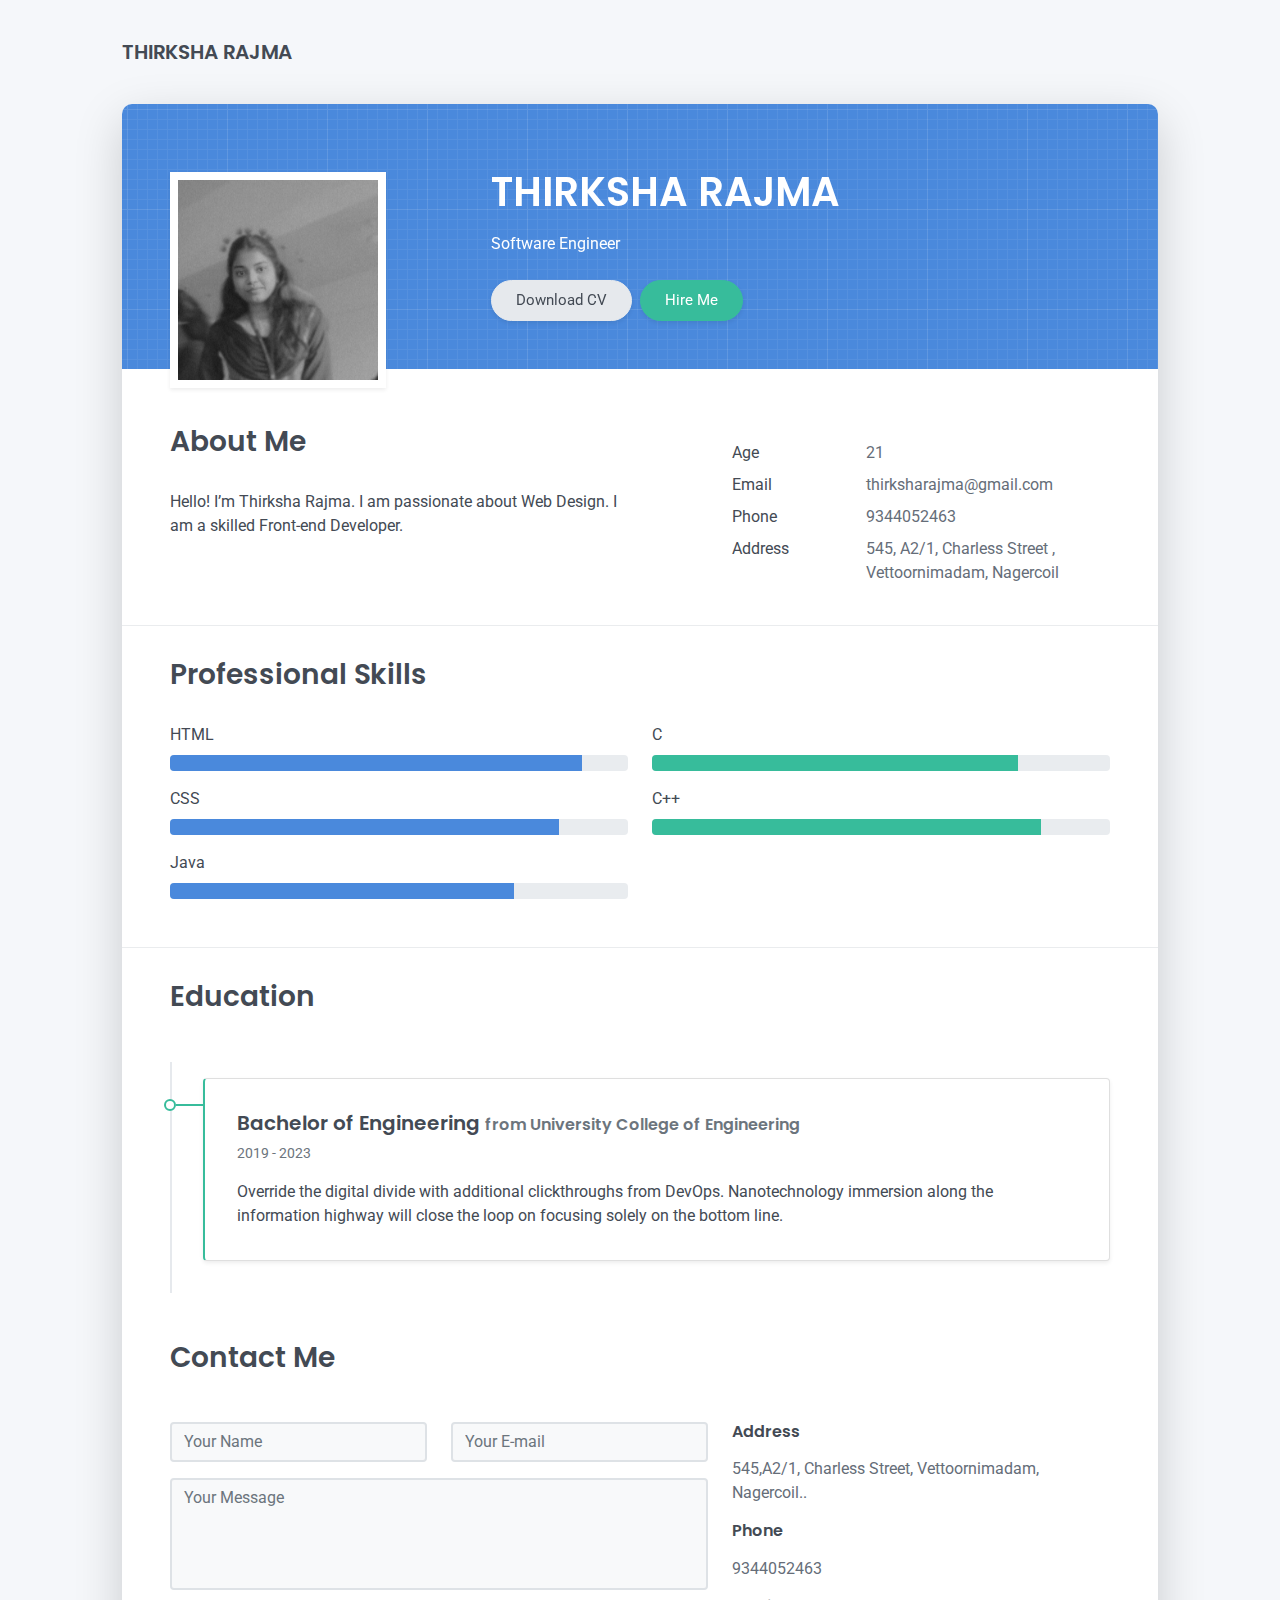
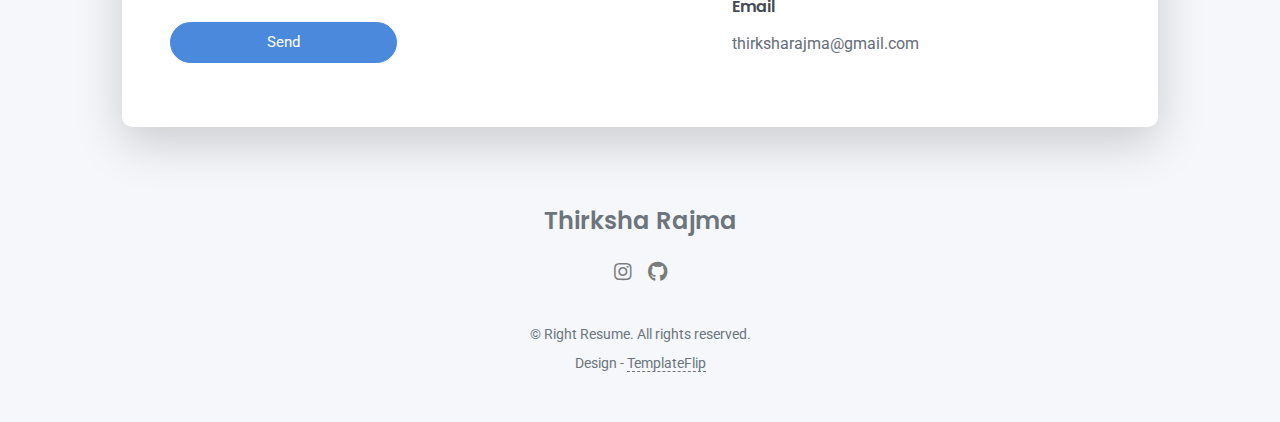
<file: ASSIGNMENTS/Team Member-1/Thirksha Rajma B.V/Assignment-1/index.html>
<!DOCTYPE html>
<html lang="en-US">
  <head>
    <meta charset="UTF-8">
    <meta http-equiv="X-UA-Compatible" content="IE=edge">
    <meta name="viewport" content="width=device-width, initial-scale=1">
    <title>Right Resume</title>
    <link rel="preconnect" href="https://fonts.gstatic.com" crossorigin="crossorigin"/>
    <link rel="preload" as="style" href="https://fonts.googleapis.com/css2?family=Poppins:wght@600&amp;family=Roboto:wght@300;400;500;700&amp;display=swap"/>
    <link rel="stylesheet" href="https://fonts.googleapis.com/css2?family=Poppins:wght@600&amp;family=Roboto:wght@300;400;500;700&amp;display=swap" media="print" onload="this.media='all'"/>
    <noscript>
      <link rel="stylesheet" href="https://fonts.googleapis.com/css2?family=Poppins:wght@600&amp;family=Roboto:wght@300;400;500;700&amp;display=swap"/>
    </noscript>
    <link href="css/font-awesome/css/all.min.css?ver=1.2.0" rel="stylesheet">
    <link href="css/bootstrap.min.css?ver=1.2.0" rel="stylesheet">
    <link href="css/aos.css?ver=1.2.0" rel="stylesheet">
    <link href="css/main.css?ver=1.2.0" rel="stylesheet">
    <noscript>
      <style type="text/css">
        [data-aos] {
            opacity: 1 !important;
            transform: translate(0) scale(1) !important;
        }
      </style>
    </noscript>
  </head>
  <body id="top">
    <header class="d-print-none">
      <div class="container text-center text-lg-left">
        <div class="py-3 clearfix">
          <h1 class="site-title mb-0"> THIRKSHA RAJMA</h1>
          <div class="site-nav">
            <nav role="navigation">
             
            </nav>
          </div>
        </div>
      </div>
    </header>
    <div class="page-content">
      <div class="container">
<div class="cover shadow-lg bg-white">
  <div class="cover-bg p-3 p-lg-4 text-white">
    <div class="row">
      <div class="col-lg-4 col-md-5">
        <div class="avatar hover-effect bg-white shadow-sm p-1"><img src="Thirksha.jpeg" width="200" height="200"/></div>
      </div>
      <div class="col-lg-8 col-md-7 text-center text-md-start">
        <h2 class="h1 mt-2" data-aos="fade-left" data-aos-delay="0">THIRKSHA RAJMA</h2>
        <p data-aos="fade-left" data-aos-delay="100">Software Engineer</p>
        <div class="d-print-none" data-aos="fade-left" data-aos-delay="200"><a class="btn btn-light text-dark shadow-sm mt-1 me-1" href="right-resume.pdf" target="_blank">Download CV</a><a class="btn btn-success shadow-sm mt-1" href="#contact">Hire Me</a></div>
      </div>
    </div>
  </div>
  <div class="about-section pt-4 px-3 px-lg-4 mt-1">
    <div class="row">
      <div class="col-md-6">
        <h2 class="h3 mb-3">About Me</h2>
        <p>Hello! I’m Thirksha Rajma. I am passionate about  Web Design. I am a skilled Front-end Developer.</p>
      </div>
      <div class="col-md-5 offset-md-1">
        <div class="row mt-2">
          <div class="col-sm-4">
            <div class="pb-1">Age</div>
          </div>
          <div class="col-sm-8">
            <div class="pb-1 text-secondary">21</div>
          </div>
          <div class="col-sm-4">
            <div class="pb-1">Email</div>
          </div>
          <div class="col-sm-8">
            <div class="pb-1 text-secondary">thirksharajma@gmail.com</div>
          </div>
          <div class="col-sm-4">
            <div class="pb-1">Phone</div>
          </div>
          <div class="col-sm-8">
            <div class="pb-1 text-secondary">9344052463</div>
          </div>
          <div class="col-sm-4">
            <div class="pb-1">Address</div>
          </div>
          <div class="col-sm-8">
            <div class="pb-1 text-secondary">545, A2/1, Charless Street , Vettoornimadam, Nagercoil</div>
          </div>
        </div>
      </div>
    </div>
  </div>
  <hr class="d-print-none"/>
  <div class="skills-section px-3 px-lg-4">
    <h2 class="h3 mb-3">Professional Skills</h2>
    <div class="row">
      <div class="col-md-6">
        <div class="mb-2"><span>HTML</span>
          <div class="progress my-1">
            <div class="progress-bar bg-primary" role="progressbar" data-aos="zoom-in-right" data-aos-delay="100" data-aos-anchor=".skills-section" style="width: 90%" aria-valuenow="90" aria-valuemin="0" aria-valuemax="100"></div>
          </div>
        </div>
        <div class="mb-2"><span>CSS</span>
          <div class="progress my-1">
            <div class="progress-bar bg-primary" role="progressbar" data-aos="zoom-in-right" data-aos-delay="200" data-aos-anchor=".skills-section" style="width: 85%" aria-valuenow="85" aria-valuemin="0" aria-valuemax="100"></div>
          </div>
        </div>
        <div class="mb-2"><span>Java</span>
          <div class="progress my-1">
            <div class="progress-bar bg-primary" role="progressbar" data-aos="zoom-in-right" data-aos-delay="300" data-aos-anchor=".skills-section" style="width: 75%" aria-valuenow="75" aria-valuemin="0" aria-valuemax="100"></div>
          </div>
        </div>
      </div>
      <div class="col-md-6">
        <div class="mb-2"><span>C</span>
          <div class="progress my-1">
            <div class="progress-bar bg-success" role="progressbar" data-aos="zoom-in-right" data-aos-delay="400" data-aos-anchor=".skills-section" style="width: 80%" aria-valuenow="90" aria-valuemin="0" aria-valuemax="100"></div>
          </div>
        </div>
        <div class="mb-2"><span>C++</span>
          <div class="progress my-1">
            <div class="progress-bar bg-success" role="progressbar" data-aos="zoom-in-right" data-aos-delay="500" data-aos-anchor=".skills-section" style="width: 85%" aria-valuenow="85" aria-valuemin="0" aria-valuemax="100"></div>
          </div>
        </div>
      </div>
    </div>
  </div>
<hr class="d-print-none"/>
  <div class="page-break"></div>
  <div class="education-section px-3 px-lg-4 pb-4">
    <h2 class="h3 mb-4">Education</h2>
    <div class="timeline">
      <div class="timeline-card timeline-card-success card shadow-sm">
        <div class="card-body">
          <div class="h5 mb-1">Bachelor of Engineering <span class="text-muted h6">from University College of Engineering</span></div>
          <div class="text-muted text-small mb-2">2019 - 2023</div>
          <div>Override the digital divide with additional clickthroughs from DevOps. Nanotechnology immersion along the information highway will close the loop on focusing solely on the bottom line.</div>
        </div>
      </div>
    </div>
  </div>
  <!--Contact-->
                        <div class="contant-section px-3 px-lg-4 pb-4" id="contact">
                            <h2 class="h3 text mb-3">Contact Me</h2>
                            <div class="row">
                              <div class="col-md-7 d-print-none">
                                <div class="my-2">
                                    <form action="" method="POST">
                                        <div class="row">
                                            <div class="col-6"><input class="form-control" type="text" id="name" name="name" placeholder="Your Name" required></div>
                                            <div class="col-6"><input class="form-control" type="email" id="email" name="_replyto" placeholder="Your E-mail" required></div>
                                        </div>
                                        <div class="form-group my-2"><textarea class="form-control" style="resize: none;" id="message" name="message" rows="4"  placeholder="Your Message" required></textarea></div>
                                        <button class="btn btn-primary rounded-pill px-5 mt-2" type="submit">Send</button>
                                    </form>
                                </div>
                              </div>
                              <div class="col">
                                <div class="mt-2">
                                  <h3 class="h6">Address</h3>
                                  <div class="pb-2 text-secondary">545,A2/1, Charless Street, Vettoornimadam, Nagercoil..</div>
                                  <h3 class="h6">Phone</h3>
                                  <div class="pb-2 text-secondary">9344052463</div>
                                  <h3 class="h6">Email</h3>
                                  <div class="pb-2 text-secondary">thirksharajma@gmail.com</div>
                                </div>
                              </div>
                            </div>
                        </div>
      <div class="col d-none d-print-block">
        <div class="mt-2">
          <div>
            <div class="mb-2">
              <div class="text-dark"><i class="fab fa-instagram mr-1"></i><span>https://www.instagram.com/templateflip</span>
              </div>
            </div>
            <div class="mb-2">
              <div class="text-dark"><i class="fab fa-github mr-1"></i><span>https://github.com/templateflip</span>
              </div>
            </div>
          </div>
        </div>
      </div>
    </div>
  </div>
</div></div>
    </div>
    <footer class="pt-4 pb-4 text-muted text-center d-print-none">
      <div class="container">
        <div class="my-3">
          <div class="h4">Thirksha Rajma</div>
          <div class="footer-nav">
            <nav role="navigation">
              <ul class="nav justify-content-center">
                <li class="nav-item"><a class="nav-link" href="https://www.instagram.com/templateflip" title="Instagram"><i class="fab fa-instagram"></i><span class="menu-title sr-only">Instagram</span></a>
                </li>
                <li class="nav-item"><a class="nav-link" href="https://github.com/templateflip" title="Github"><i class="fab fa-github"></i><span class="menu-title sr-only">Github</span></a>
                </li>
              </ul>
            </nav>
          </div>
        </div>
        <div class="text-small">
          <div class="mb-1">&copy; Right Resume. All rights reserved.</div>
          <div>Design - <a href="https://templateflip.com/" target="_blank">TemplateFlip</a></div>
        </div>
      </div>
    </footer>
    <script src="scripts/bootstrap.bundle.min.js?ver=1.2.0"></script>
    <script src="scripts/aos.js?ver=1.2.0"></script>
    <script src="scripts/main.js?ver=1.2.0"></script>
  </body>
</html>
</file>
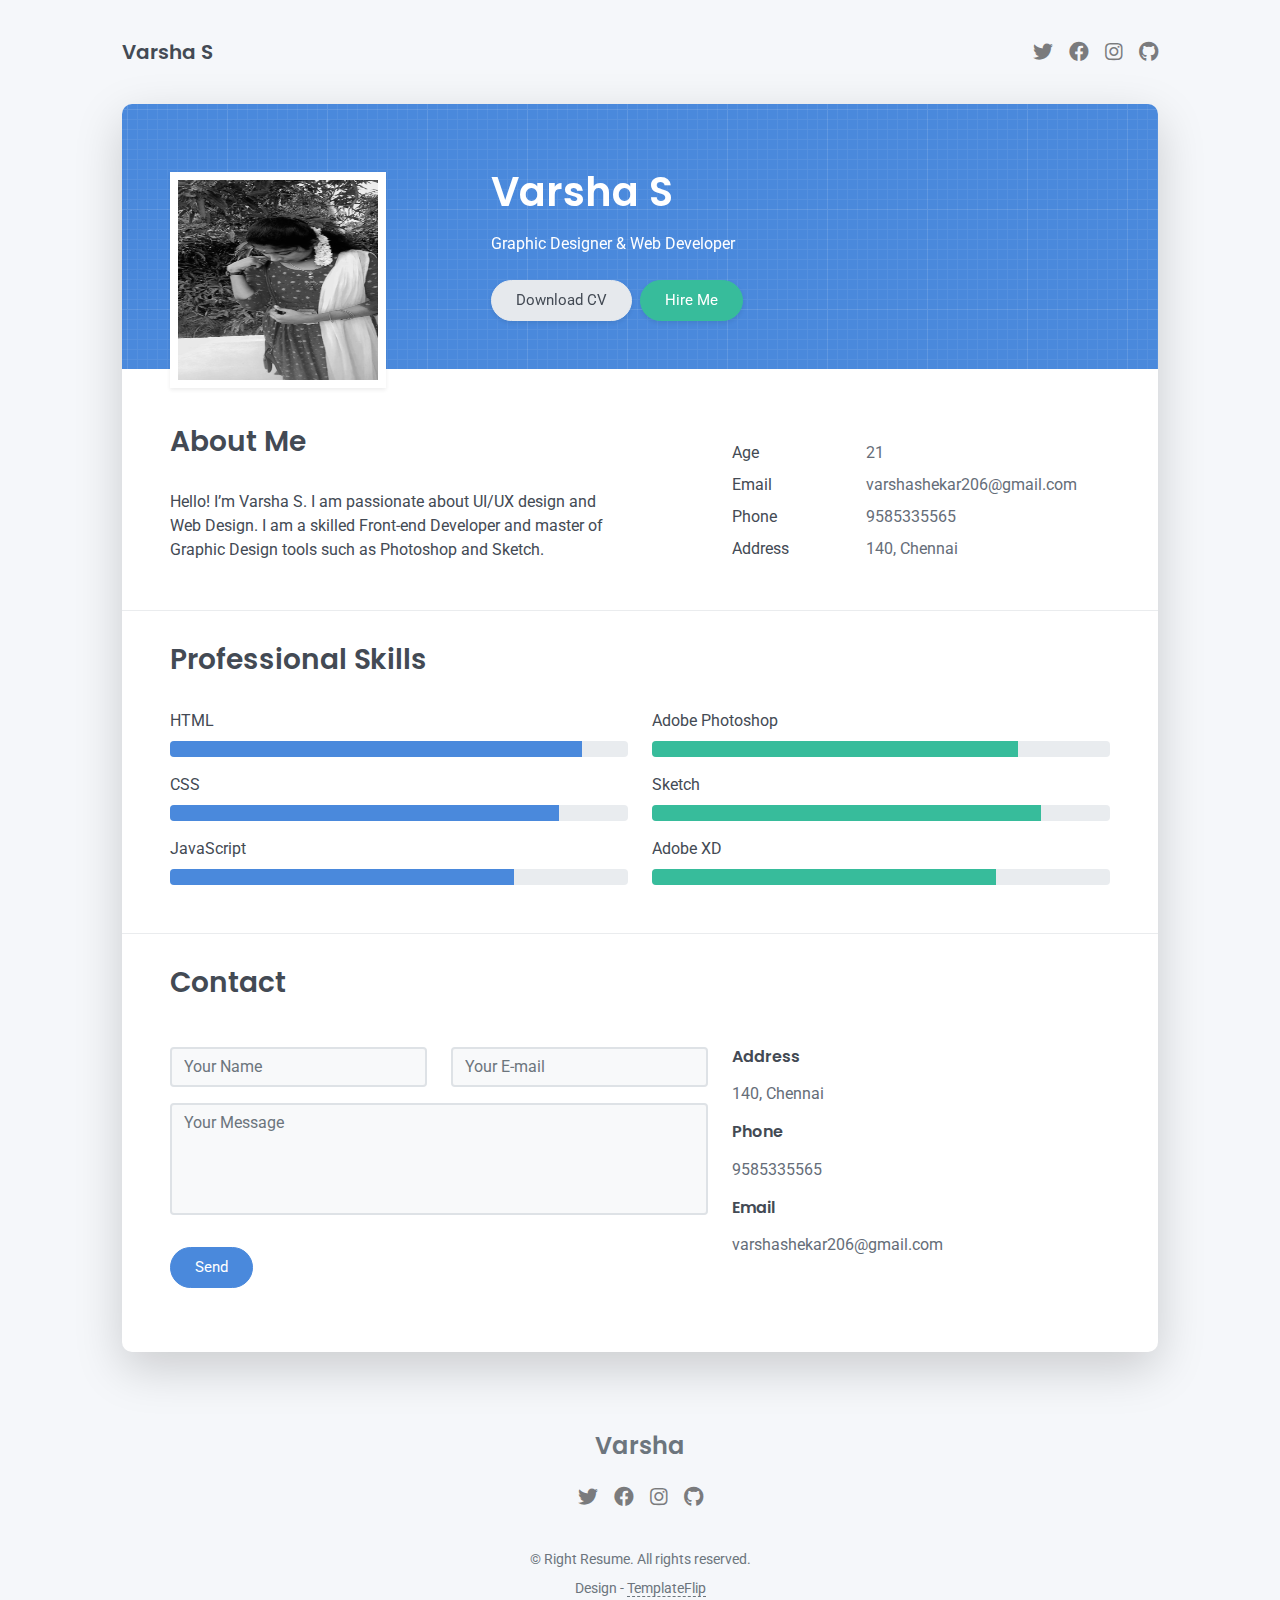
<file: ASSIGNMENTS/Team Member-2/Varsha S/Assignment-1/index.html>
<!DOCTYPE html>
<html lang="en-US">
  <head>
    <meta charset="UTF-8">
    <meta http-equiv="X-UA-Compatible" content="IE=edge">
    <meta name="viewport" content="width=device-width, initial-scale=1">
    <title>Right Resume</title>
    <link rel="preconnect" href="https://fonts.gstatic.com" crossorigin="crossorigin"/>
    <link rel="preload" as="style" href="https://fonts.googleapis.com/css2?family=Poppins:wght@600&amp;family=Roboto:wght@300;400;500;700&amp;display=swap"/>
    <link rel="stylesheet" href="https://fonts.googleapis.com/css2?family=Poppins:wght@600&amp;family=Roboto:wght@300;400;500;700&amp;display=swap" media="print" onload="this.media='all'"/>
    <noscript>
      <link rel="stylesheet" href="https://fonts.googleapis.com/css2?family=Poppins:wght@600&amp;family=Roboto:wght@300;400;500;700&amp;display=swap"/>
    </noscript>
    <link href="css/font-awesome/css/all.min.css?ver=1.2.0" rel="stylesheet">
    <link href="css/bootstrap.min.css?ver=1.2.0" rel="stylesheet">
    <link href="css/aos.css?ver=1.2.0" rel="stylesheet">
    <link href="css/main.css?ver=1.2.0" rel="stylesheet">
    <noscript>
      <style type="text/css">
        [data-aos] {
            opacity: 1 !important;
            transform: translate(0) scale(1) !important;
        }
      </style>
    </noscript>
  </head>
  <body id="top">
    <header class="d-print-none">
      <div class="container text-center text-lg-left">
        <div class="py-3 clearfix">
          <h1 class="site-title mb-0">Varsha S</h1>
          <div class="site-nav">
            <nav role="navigation">
              <ul class="nav justify-content-center">
                <li class="nav-item"><a class="nav-link" href="https://twitter.com/templateflip" title="Twitter"><i class="fab fa-twitter"></i><span class="menu-title sr-only">Twitter</span></a>
                </li>
                <li class="nav-item"><a class="nav-link" href="https://www.facebook.com/templateflip" title="Facebook"><i class="fab fa-facebook"></i><span class="menu-title sr-only">Facebook</span></a>
                </li>
                <li class="nav-item"><a class="nav-link" href="https://www.instagram.com/templateflip" title="Instagram"><i class="fab fa-instagram"></i><span class="menu-title sr-only">Instagram</span></a>
                </li>
                <li class="nav-item"><a class="nav-link" href="https://github.com/templateflip" title="Github"><i class="fab fa-github"></i><span class="menu-title sr-only">Github</span></a>
                </li>
              </ul>
            </nav>
          </div>
        </div>
      </div>
    </header>
    <div class="page-content">
      <div class="container">
<div class="cover shadow-lg bg-white">
  <div class="cover-bg p-3 p-lg-4 text-white">
    <div class="row">
      <div class="col-lg-4 col-md-5">
        <div class="avatar hover-effect bg-white shadow-sm p-1"><img src="WhatsApp Image 2022-09-14 at 8.50.05 PM.jpeg" width="200" height="200"/></div>
      </div>
      <div class="col-lg-8 col-md-7 text-center text-md-start">
        <h2 class="h1 mt-2" data-aos="fade-left" data-aos-delay="0">Varsha S</h2>
        <p data-aos="fade-left" data-aos-delay="100">Graphic Designer & Web Developer</p>
        <div class="d-print-none" data-aos="fade-left" data-aos-delay="200"><a class="btn btn-light text-dark shadow-sm mt-1 me-1" href="right-resume.pdf" target="_blank">Download CV</a><a class="btn btn-success shadow-sm mt-1" href="#contact">Hire Me</a></div>
      </div>
    </div>
  </div>
  <div class="about-section pt-4 px-3 px-lg-4 mt-1">
    <div class="row">
      <div class="col-md-6">
        <h2 class="h3 mb-3">About Me</h2>
        <p>Hello! I’m Varsha S. I am passionate about UI/UX design and Web Design. I am a skilled Front-end Developer and master of Graphic Design tools such as Photoshop and Sketch.</p>
      </div>
      <div class="col-md-5 offset-md-1">
        <div class="row mt-2">
          <div class="col-sm-4">
            <div class="pb-1">Age</div>
          </div>
          <div class="col-sm-8">
            <div class="pb-1 text-secondary">21</div>
          </div>
          <div class="col-sm-4">
            <div class="pb-1">Email</div>
          </div>
          <div class="col-sm-8">
            <div class="pb-1 text-secondary">varshashekar206@gmail.com</div>
          </div>
          <div class="col-sm-4">
            <div class="pb-1">Phone</div>
          </div>
          <div class="col-sm-8">
            <div class="pb-1 text-secondary">9585335565</div>
          </div>
          <div class="col-sm-4">
            <div class="pb-1">Address</div>
          </div>
          <div class="col-sm-8">
            <div class="pb-1 text-secondary">140, Chennai</div>
          </div>
        </div>
      </div>
    </div>
  </div>
  <hr class="d-print-none"/>
  <div class="skills-section px-3 px-lg-4">
    <h2 class="h3 mb-3">Professional Skills</h2>
    <div class="row">
      <div class="col-md-6">
        <div class="mb-2"><span>HTML</span>
          <div class="progress my-1">
            <div class="progress-bar bg-primary" role="progressbar" data-aos="zoom-in-right" data-aos-delay="100" data-aos-anchor=".skills-section" style="width: 90%" aria-valuenow="90" aria-valuemin="0" aria-valuemax="100"></div>
          </div>
        </div>
        <div class="mb-2"><span>CSS</span>
          <div class="progress my-1">
            <div class="progress-bar bg-primary" role="progressbar" data-aos="zoom-in-right" data-aos-delay="200" data-aos-anchor=".skills-section" style="width: 85%" aria-valuenow="85" aria-valuemin="0" aria-valuemax="100"></div>
          </div>
        </div>
        <div class="mb-2"><span>JavaScript</span>
          <div class="progress my-1">
            <div class="progress-bar bg-primary" role="progressbar" data-aos="zoom-in-right" data-aos-delay="300" data-aos-anchor=".skills-section" style="width: 75%" aria-valuenow="75" aria-valuemin="0" aria-valuemax="100"></div>
          </div>
        </div>
      </div>
      <div class="col-md-6">
        <div class="mb-2"><span>Adobe Photoshop</span>
          <div class="progress my-1">
            <div class="progress-bar bg-success" role="progressbar" data-aos="zoom-in-right" data-aos-delay="400" data-aos-anchor=".skills-section" style="width: 80%" aria-valuenow="90" aria-valuemin="0" aria-valuemax="100"></div>
          </div>
        </div>
        <div class="mb-2"><span>Sketch</span>
          <div class="progress my-1">
            <div class="progress-bar bg-success" role="progressbar" data-aos="zoom-in-right" data-aos-delay="500" data-aos-anchor=".skills-section" style="width: 85%" aria-valuenow="85" aria-valuemin="0" aria-valuemax="100"></div>
          </div>
        </div>
        <div class="mb-2"><span>Adobe XD</span>
          <div class="progress my-1">
            <div class="progress-bar bg-success" role="progressbar" data-aos="zoom-in-right" data-aos-delay="600" data-aos-anchor=".skills-section" style="width: 75%" aria-valuenow="75" aria-valuemin="0" aria-valuemax="100"></div>
          </div>
        </div>
      </div>
    </div>
  </div>
  <hr class="d-print-none"/>
  <div class="contant-section px-3 px-lg-4 pb-4" id="contact">
    <h2 class="h3 text mb-3">Contact</h2>
    <div class="row">
      <div class="col-md-7 d-print-none">
        <div class="my-2"><form action="https://formspree.io/your@email.com"
    method="POST">
  <div class="row">
    <div class="col-6">
      <input class="form-control" type="text" id="name" name="name" placeholder="Your Name" required>
    </div>
    <div class="col-6">
      <input class="form-control" type="email" id="email" name="_replyto" placeholder="Your E-mail" required>
    </div>
  </div>
  <div class="form-group my-2">
    <textarea class="form-control" style="resize: none;" id="message" name="message" rows="4"  placeholder="Your Message" required></textarea>
  </div>
  <button class="btn btn-primary mt-2" type="submit">Send</button>
</form>
        </div>
      </div>
      <div class="col">
        <div class="mt-2">
          <h3 class="h6">Address</h3>
          <div class="pb-2 text-secondary">140, Chennai</div>
          <h3 class="h6">Phone</h3>
          <div class="pb-2 text-secondary">9585335565</div>
          <h3 class="h6">Email</h3>
          <div class="pb-2 text-secondary">varshashekar206@gmail.com</div>
        </div>
      </div>
      <div class="col d-none d-print-block">
        <div class="mt-2">
          <div>
            <div class="mb-2">
              <div class="text-dark"><i class="fab fa-twitter mr-1"></i><span>https://twitter.com/templateflip</span>
              </div>
            </div>
            <div class="mb-2">
              <div class="text-dark"><i class="fab fa-facebook mr-1"></i><span>https://www.facebook.com/templateflip</span>
              </div>
            </div>
            <div class="mb-2">
              <div class="text-dark"><i class="fab fa-instagram mr-1"></i><span>https://www.instagram.com/templateflip</span>
              </div>
            </div>
            <div class="mb-2">
              <div class="text-dark"><i class="fab fa-github mr-1"></i><span>https://github.com/templateflip</span>
              </div>
            </div>
          </div>
        </div>
      </div>
    </div>
  </div>
</div></div>
    </div>
    <footer class="pt-4 pb-4 text-muted text-center d-print-none">
      <div class="container">
        <div class="my-3">
          <div class="h4">Varsha </div>
          <div class="footer-nav">
            <nav role="navigation">
              <ul class="nav justify-content-center">
                <li class="nav-item"><a class="nav-link" href="https://twitter.com/templateflip" title="Twitter"><i class="fab fa-twitter"></i><span class="menu-title sr-only">Twitter</span></a>
                </li>
                <li class="nav-item"><a class="nav-link" href="https://www.facebook.com/templateflip" title="Facebook"><i class="fab fa-facebook"></i><span class="menu-title sr-only">Facebook</span></a>
                </li>
                <li class="nav-item"><a class="nav-link" href="https://www.instagram.com/templateflip" title="Instagram"><i class="fab fa-instagram"></i><span class="menu-title sr-only">Instagram</span></a>
                </li>
                <li class="nav-item"><a class="nav-link" href="https://github.com/templateflip" title="Github"><i class="fab fa-github"></i><span class="menu-title sr-only">Github</span></a>
                </li>
              </ul>
            </nav>
          </div>
        </div>
        <div class="text-small">
          <div class="mb-1">&copy; Right Resume. All rights reserved.</div>
          <div>Design - <a href="https://templateflip.com/" target="_blank">TemplateFlip</a></div>
        </div>
      </div>
    </footer>
    <script src="scripts/bootstrap.bundle.min.js?ver=1.2.0"></script>
    <script src="scripts/aos.js?ver=1.2.0"></script>
    <script src="scripts/main.js?ver=1.2.0"></script>
  </body>
</html>
</file>
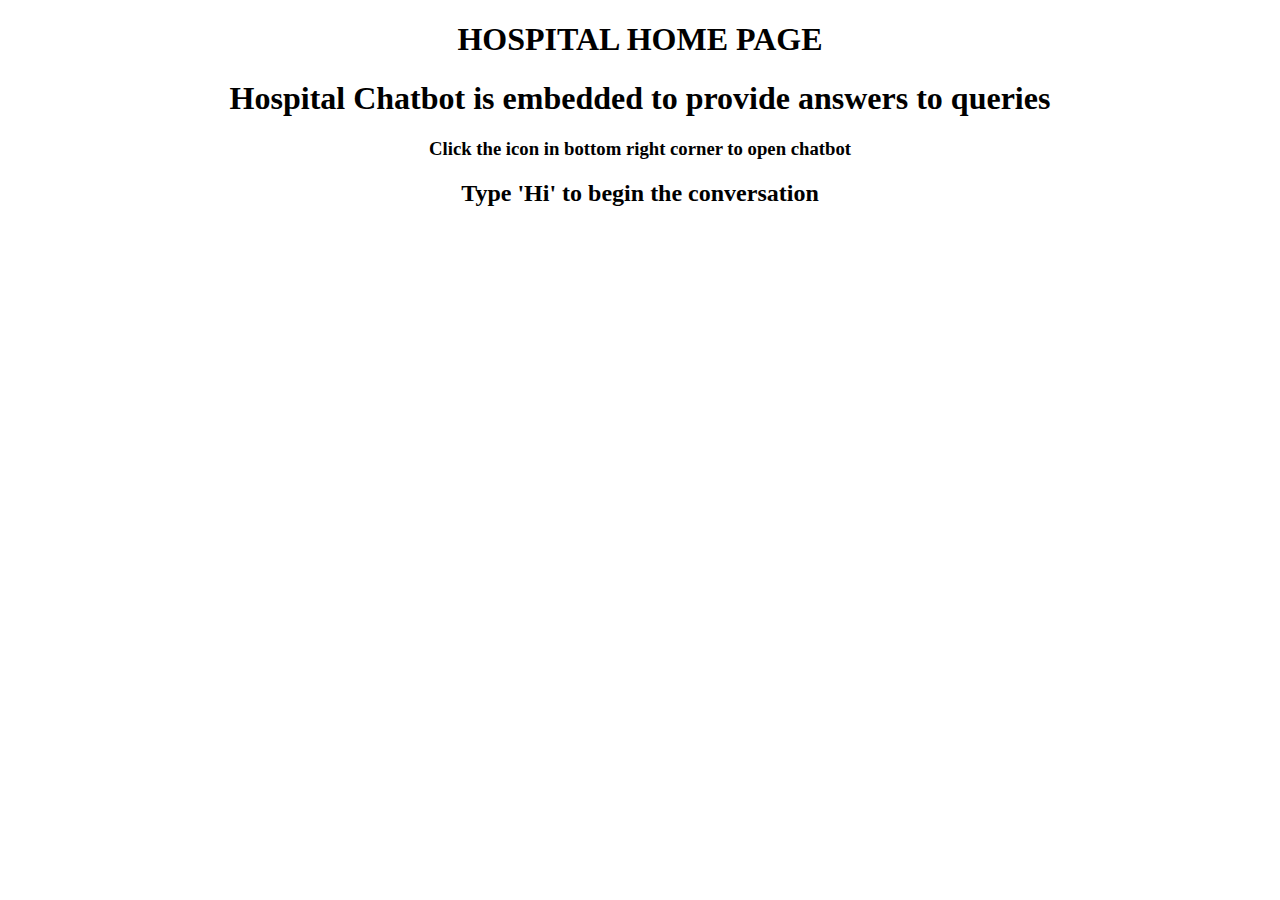
<file: ASSIGNMENTS/Team Member-1/Thirksha Rajma B.V/Assignment-3/Watson Assistant/index.html>
<!DOCTYPE html>
<html>

<head>
  <title>HOME</title>
</head>
<script>
  window.watsonAssistantChatOptions = {
    integrationID: "a554a390-91ea-43f9-9cb1-ba7206d375c8", // The ID of this integration.
    region: "au-syd", // The region your integration is hosted in.
    serviceInstanceID: "bdda9523-31c4-4089-81ff-5cabf40317dd", // The ID of your service instance.
    onLoad: function (instance) { instance.render(); }
  };
  setTimeout(function () {
    const t = document.createElement('script');
    t.src = "https://web-chat.global.assistant.watson.appdomain.cloud/versions/" + (window.watsonAssistantChatOptions.clientVersion || 'latest') + "/WatsonAssistantChatEntry.js";
    document.head.appendChild(t);
  });
</script>

<body>
  <center>
    <h1>HOSPITAL HOME PAGE</h1>
    <h1>Hospital Chatbot is embedded to provide answers to queries</h1>
    <h3>Click the icon in bottom right corner to open chatbot</h3>
    <h2>Type 'Hi' to begin the conversation</h2>
  </center>

</body>

</html>
</file>
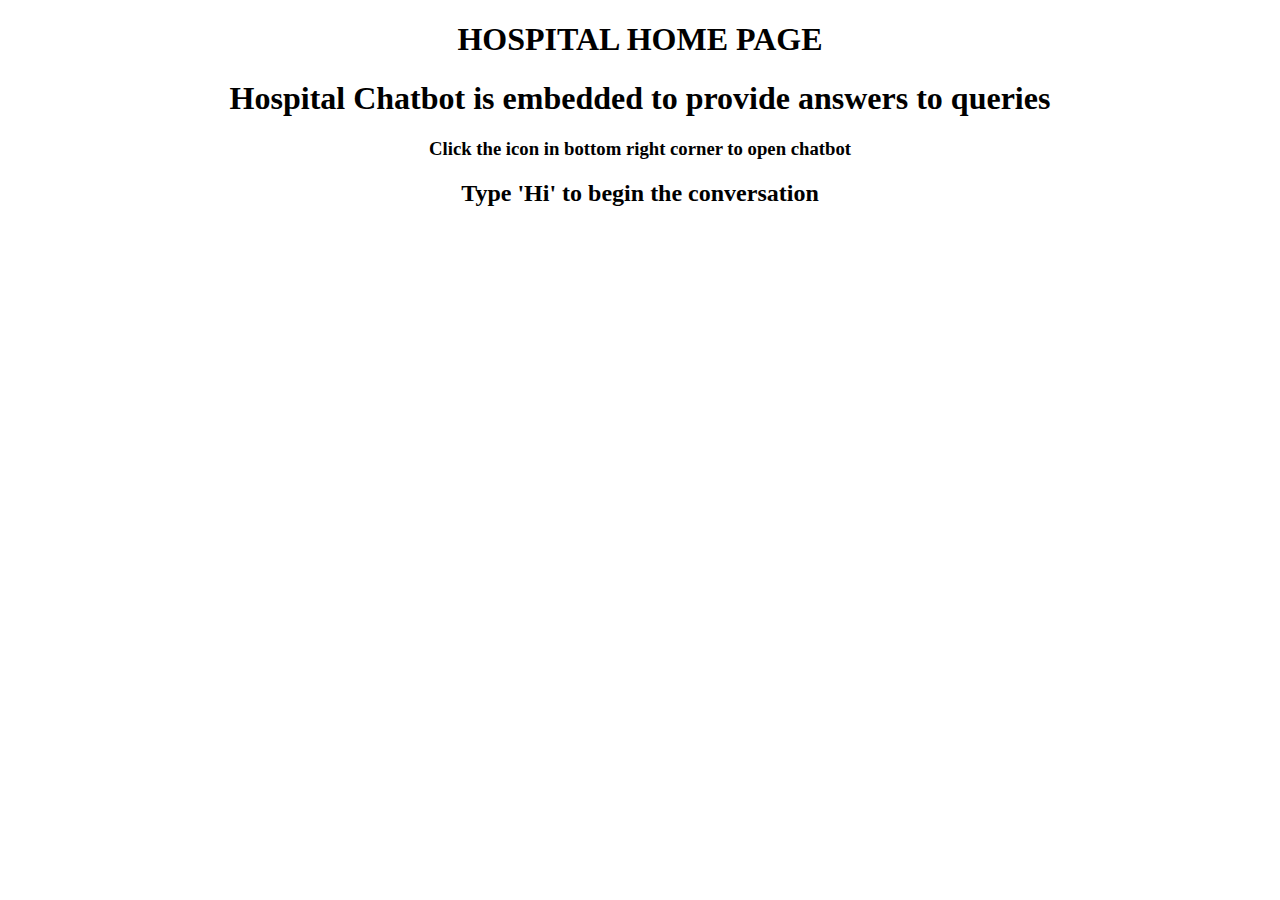
<file: ASSIGNMENTS/Team Member-3/Vinisha C/Assignment  3/watson assistant/index.html>
<!DOCTYPE html>
<html>

<head>
  <title>HOME</title>
</head>
<script>
  window.watsonAssistantChatOptions = {
    integrationID: "a3351204-be40-4c28-964c-74b73c4d5cff", // The ID of this integration.
    region: "au-syd", // The region your integration is hosted in.
    serviceInstanceID: "43e5dc0a-0bab-4fa4-8e8c-ed5d693c77bc", // The ID of your service instance.
    onLoad: function (instance) { instance.render(); }
  };
  setTimeout(function () {
    const t = document.createElement('script');
    t.src = "https://web-chat.global.assistant.watson.appdomain.cloud/versions/" + (window.watsonAssistantChatOptions.clientVersion || 'latest') + "/WatsonAssistantChatEntry.js";
    document.head.appendChild(t);
  });
</script>

<body>
  <center>
    <h1>HOSPITAL HOME PAGE</h1>
    <h1>Hospital Chatbot is embedded to provide answers to queries</h1>
    <h3>Click the icon in bottom right corner to open chatbot</h3>
    <h2>Type 'Hi' to begin the conversation</h2>
  </center>

</body>

</html>
</file>
<file: ASSIGNMENTS/Team Member-1/Thirksha Rajma B.V/Assignment-1/css/main.css>
/* Buttons */
/* Inputs */
/* Timeline custom component */
.timeline {
  border-left: 2px solid #E6E9ED;
  padding: 1rem 0; }

.timeline-card {
  position: relative;
  margin-left: 31px;
  border-left: 2px solid;
  margin-bottom: 2rem; }

.timeline-card:last-child {
  margin-bottom: 1rem; }

.timeline-card:before {
  content: '';
  display: inline-block;
  position: absolute;
  background-color: #fff;
  border-radius: 10px;
  width: 12px;
  height: 12px;
  top: 20px;
  left: -41px;
  border: 2px solid;
  z-index: 2; }

.timeline-card:after {
  content: '';
  display: inline-block;
  position: absolute;
  background-color: currentColor;
  width: 29px;
  height: 2px;
  top: 25px;
  left: -29px;
  z-index: 1; }

.timeline-card-primary {
  border-left-color: #4A89DC; }

.timeline-card-primary:before {
  border-color: #4A89DC; }

.timeline-card-primary:after {
  background-color: #4A89DC; }

.timeline-card-success {
  border-left-color: #37BC9B; }

.timeline-card-success:before {
  border-color: #37BC9B; }

.timeline-card-success:after {
  background-color: #37BC9B; }

html {
  scroll-behavior: smooth; }

.site-title {
  font-size: 1.25rem;
  line-height: 2.5rem; }

.nav-link {
  padding: 0;
  font-size: 1.25rem;
  line-height: 2.5rem;
  color: rgba(0, 0, 0, 0.5); }

.nav-link:hover,
.nav-link:focus,
.active .nav-link {
  color: rgba(0, 0, 0, 0.8); }

.nav-item + .nav-item {
  margin-left: 1rem; }

.cover {
  border-radius: 10px; }

.cover-bg {
  background-color: #4A89DC;
  background-image: url("data:image/svg+xml,%3Csvg xmlns='http://www.w3.org/2000/svg' width='100' height='100' viewBox='0 0 100 100'%3E%3Cg fill-rule='evenodd'%3E%3Cg fill='%23ffffff' fill-opacity='0.12'%3E%3Cpath opacity='.5' d='M96 [base64] 0v-9h-9v9h9zm-10 0v-9h-9v9h9zm-10 0v-9h-9v9h9zm-10 0v-9h-9v9h9zm-10 0v-9h-9v9h9zm-10 0v-9h-9v9h9zm-10 0v-9h-9v9h9zm-10 0v-9h-9v9h9zm-9-10h9v-9h-9v9zm10 0h9v-9h-9v9zm10 0h9v-9h-9v9zm10 0h9v-9h-9v9zm10 0h9v-9h-9v9zm10 0h9v-9h-9v9zm10 0h9v-9h-9v9zm10 0h9v-9h-9v9zm9-10v-9h-9v9h9zm-10 0v-9h-9v9h9zm-10 0v-9h-9v9h9zm-10 0v-9h-9v9h9zm-10 0v-9h-9v9h9zm-10 0v-9h-9v9h9zm-10 0v-9h-9v9h9zm-10 0v-9h-9v9h9zm-9-10h9v-9h-9v9zm10 0h9v-9h-9v9zm10 0h9v-9h-9v9zm10 0h9v-9h-9v9zm10 0h9v-9h-9v9zm10 0h9v-9h-9v9zm10 0h9v-9h-9v9zm10 0h9v-9h-9v9zm9-10v-9h-9v9h9zm-10 0v-9h-9v9h9zm-10 0v-9h-9v9h9zm-10 0v-9h-9v9h9zm-10 0v-9h-9v9h9zm-10 0v-9h-9v9h9zm-10 0v-9h-9v9h9zm-10 0v-9h-9v9h9zm-9-10h9v-9h-9v9zm10 0h9v-9h-9v9zm10 0h9v-9h-9v9zm10 0h9v-9h-9v9zm10 0h9v-9h-9v9zm10 0h9v-9h-9v9zm10 0h9v-9h-9v9zm10 0h9v-9h-9v9zm9-10v-9h-9v9h9zm-10 0v-9h-9v9h9zm-10 0v-9h-9v9h9zm-10 0v-9h-9v9h9zm-10 0v-9h-9v9h9zm-10 0v-9h-9v9h9zm-10 0v-9h-9v9h9zm-10 0v-9h-9v9h9zm-9-10h9v-9h-9v9zm10 0h9v-9h-9v9zm10 0h9v-9h-9v9zm10 0h9v-9h-9v9zm10 0h9v-9h-9v9zm10 0h9v-9h-9v9zm10 0h9v-9h-9v9zm10 0h9v-9h-9v9z'/%3E%3Cpath d='M6 5V0H5v5H0v1h5v94h1V6h94V5H6z'/%3E%3C/g%3E%3C/g%3E%3C/svg%3E");
  border-radius: 10px 10px 0 0; }

.avatar {
  max-width: 216px;
  max-height: 216px;
  margin-top: 20px;
  text-align: center;
  margin-left: auto;
  margin-right: auto; }

.avatar img {
  /* Safari 6.0 - 9.0 */
  filter: grayscale(100%); }

footer a:not(.nav-link) {
  color: inherit;
  border-bottom: 1px dashed;
  text-decoration: none;
  cursor: pointer; }

@media (min-width: 48em) {
  .site-title {
    float: left; }
  .site-nav {
    float: right; }
  .avatar {
    margin-bottom: -80px;
    margin-left: 0; } }

@media print {
  body {
    background-color: #fff; }
  .container {
    width: auto;
    max-width: 100%;
    padding: 0; }
  .cover, .cover-bg {
    border-radius: 0; }
  .cover.shadow-lg {
    box-shadow: none !important; }
  .cover-bg {
    padding: 5rem !important;
    padding-bottom: 10px !important; }
  .avatar {
    margin-top: -10px; }
  .about-section {
    padding: 6.5rem 5rem 2rem !important; }
  .skills-section,
  .work-experience-section,
  .education-section,
  .contant-section {
    padding: 1.5rem 5rem 2rem !important; }
  .page-break {
    padding-top: 5rem;
    page-break-before: always; } }
</file>
<file: ASSIGNMENTS/Team Member-2/Varsha S/Assignment-1/css/main.css>
/* Buttons */
/* Inputs */
/* Timeline custom component */
.timeline {
  border-left: 2px solid #E6E9ED;
  padding: 1rem 0; }

.timeline-card {
  position: relative;
  margin-left: 31px;
  border-left: 2px solid;
  margin-bottom: 2rem; }

.timeline-card:last-child {
  margin-bottom: 1rem; }

.timeline-card:before {
  content: '';
  display: inline-block;
  position: absolute;
  background-color: #fff;
  border-radius: 10px;
  width: 12px;
  height: 12px;
  top: 20px;
  left: -41px;
  border: 2px solid;
  z-index: 2; }

.timeline-card:after {
  content: '';
  display: inline-block;
  position: absolute;
  background-color: currentColor;
  width: 29px;
  height: 2px;
  top: 25px;
  left: -29px;
  z-index: 1; }

.timeline-card-primary {
  border-left-color: #4A89DC; }

.timeline-card-primary:before {
  border-color: #4A89DC; }

.timeline-card-primary:after {
  background-color: #4A89DC; }

.timeline-card-success {
  border-left-color: #37BC9B; }

.timeline-card-success:before {
  border-color: #37BC9B; }

.timeline-card-success:after {
  background-color: #37BC9B; }

html {
  scroll-behavior: smooth; }

.site-title {
  font-size: 1.25rem;
  line-height: 2.5rem; }

.nav-link {
  padding: 0;
  font-size: 1.25rem;
  line-height: 2.5rem;
  color: rgba(0, 0, 0, 0.5); }

.nav-link:hover,
.nav-link:focus,
.active .nav-link {
  color: rgba(0, 0, 0, 0.8); }

.nav-item + .nav-item {
  margin-left: 1rem; }

.cover {
  border-radius: 10px; }

.cover-bg {
  background-color: #4A89DC;
  background-image: url("data:image/svg+xml,%3Csvg xmlns='http://www.w3.org/2000/svg' width='100' height='100' viewBox='0 0 100 100'%3E%3Cg fill-rule='evenodd'%3E%3Cg fill='%23ffffff' fill-opacity='0.12'%3E%3Cpath opacity='.5' d='M96 [base64] 0v-9h-9v9h9zm-10 0v-9h-9v9h9zm-10 0v-9h-9v9h9zm-10 0v-9h-9v9h9zm-10 0v-9h-9v9h9zm-10 0v-9h-9v9h9zm-10 0v-9h-9v9h9zm-10 0v-9h-9v9h9zm-9-10h9v-9h-9v9zm10 0h9v-9h-9v9zm10 0h9v-9h-9v9zm10 0h9v-9h-9v9zm10 0h9v-9h-9v9zm10 0h9v-9h-9v9zm10 0h9v-9h-9v9zm10 0h9v-9h-9v9zm9-10v-9h-9v9h9zm-10 0v-9h-9v9h9zm-10 0v-9h-9v9h9zm-10 0v-9h-9v9h9zm-10 0v-9h-9v9h9zm-10 0v-9h-9v9h9zm-10 0v-9h-9v9h9zm-10 0v-9h-9v9h9zm-9-10h9v-9h-9v9zm10 0h9v-9h-9v9zm10 0h9v-9h-9v9zm10 0h9v-9h-9v9zm10 0h9v-9h-9v9zm10 0h9v-9h-9v9zm10 0h9v-9h-9v9zm10 0h9v-9h-9v9zm9-10v-9h-9v9h9zm-10 0v-9h-9v9h9zm-10 0v-9h-9v9h9zm-10 0v-9h-9v9h9zm-10 0v-9h-9v9h9zm-10 0v-9h-9v9h9zm-10 0v-9h-9v9h9zm-10 0v-9h-9v9h9zm-9-10h9v-9h-9v9zm10 0h9v-9h-9v9zm10 0h9v-9h-9v9zm10 0h9v-9h-9v9zm10 0h9v-9h-9v9zm10 0h9v-9h-9v9zm10 0h9v-9h-9v9zm10 0h9v-9h-9v9zm9-10v-9h-9v9h9zm-10 0v-9h-9v9h9zm-10 0v-9h-9v9h9zm-10 0v-9h-9v9h9zm-10 0v-9h-9v9h9zm-10 0v-9h-9v9h9zm-10 0v-9h-9v9h9zm-10 0v-9h-9v9h9zm-9-10h9v-9h-9v9zm10 0h9v-9h-9v9zm10 0h9v-9h-9v9zm10 0h9v-9h-9v9zm10 0h9v-9h-9v9zm10 0h9v-9h-9v9zm10 0h9v-9h-9v9zm10 0h9v-9h-9v9z'/%3E%3Cpath d='M6 5V0H5v5H0v1h5v94h1V6h94V5H6z'/%3E%3C/g%3E%3C/g%3E%3C/svg%3E");
  border-radius: 10px 10px 0 0; }

.avatar {
  max-width: 216px;
  max-height: 216px;
  margin-top: 20px;
  text-align: center;
  margin-left: auto;
  margin-right: auto; }

.avatar img {
  /* Safari 6.0 - 9.0 */
  filter: grayscale(100%); }

footer a:not(.nav-link) {
  color: inherit;
  border-bottom: 1px dashed;
  text-decoration: none;
  cursor: pointer; }

@media (min-width: 48em) {
  .site-title {
    float: left; }
  .site-nav {
    float: right; }
  .avatar {
    margin-bottom: -80px;
    margin-left: 0; } }

@media print {
  body {
    background-color: #fff; }
  .container {
    width: auto;
    max-width: 100%;
    padding: 0; }
  .cover, .cover-bg {
    border-radius: 0; }
  .cover.shadow-lg {
    box-shadow: none !important; }
  .cover-bg {
    padding: 5rem !important;
    padding-bottom: 10px !important; }
  .avatar {
    margin-top: -10px; }
  .about-section {
    padding: 6.5rem 5rem 2rem !important; }
  .skills-section,
  .work-experience-section,
  .education-section,
  .contant-section {
    padding: 1.5rem 5rem 2rem !important; }
  .page-break {
    padding-top: 5rem;
    page-break-before: always; } }
</file>
